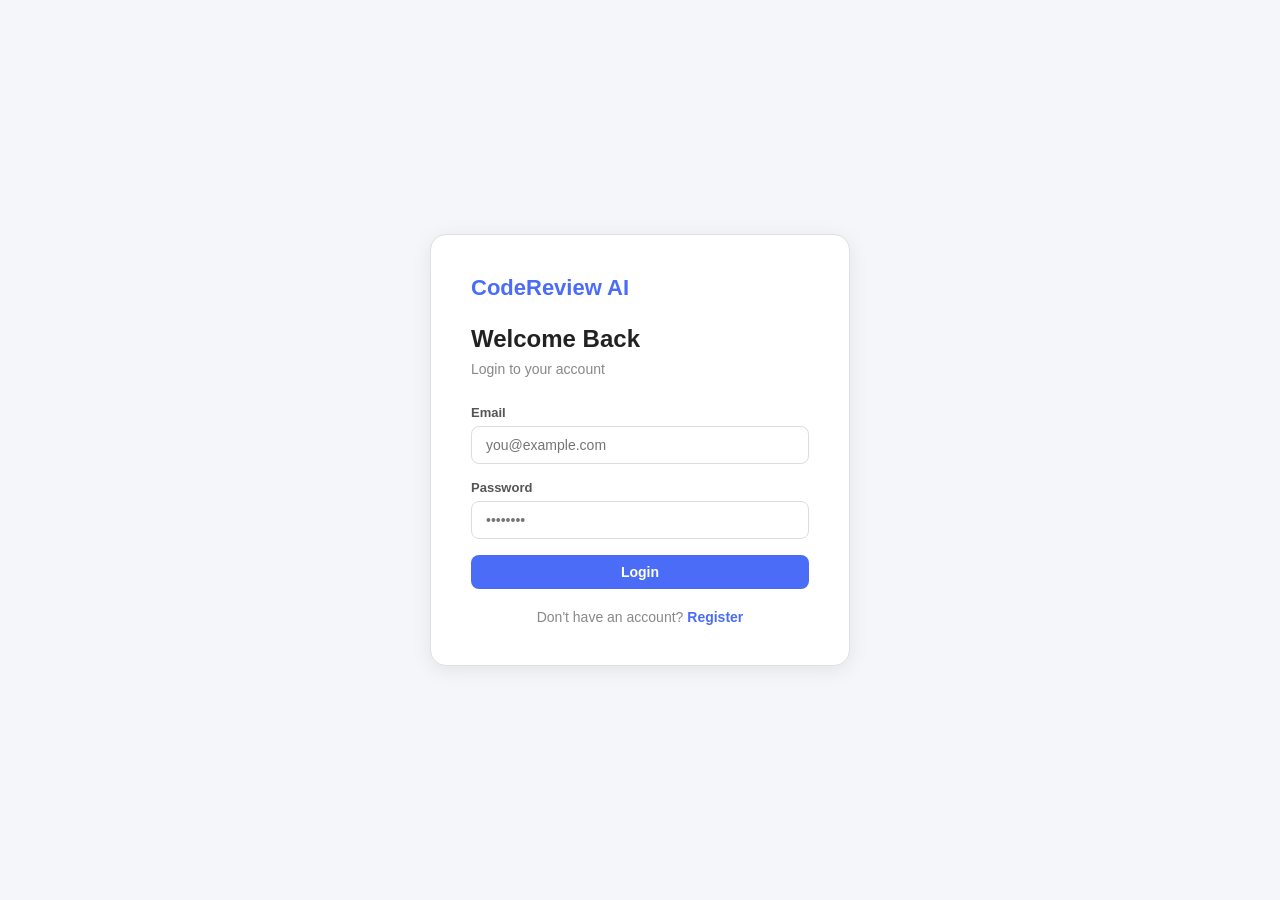
<file: frontend/index.html>
<!DOCTYPE html>
<html lang="en">
<head>
    <meta charset="UTF-8">
    <title>Login — AI Code Review</title>
    <link rel="stylesheet" href="css/style.css">
    <style>
        .auth-container {
            min-height: 100vh;
            display: flex;
            align-items: center;
            justify-content: center;
            background: #f4f6f9;
        }
        .auth-box {
            background: #fff;
            border: 1px solid #e0e0e0;
            border-radius: 16px;
            padding: 40px;
            width: 100%;
            max-width: 420px;
            box-shadow: 0 4px 20px rgba(0,0,0,0.08);
        }
        .auth-box h1 { font-size: 24px; margin-bottom: 8px; color: #222; }
        .auth-box p  { color: #888; font-size: 14px; margin-bottom: 28px; }
        .auth-box .logo { font-size: 22px; font-weight: 800; color: #4a6cf7; margin-bottom: 24px; }
        .auth-footer { text-align: center; margin-top: 20px; font-size: 14px; color: #888; }
        .auth-footer a { color: #4a6cf7; font-weight: 600; }
    </style>
</head>
<body>
    <div class="auth-container">
        <div class="auth-box">
            <div class="logo">CodeReview AI</div>
            <h1>Welcome Back</h1>
            <p>Login to your account</p>

            <div id="alert"></div>

            <div class="form-group">
                <label>Email</label>
                <input type="email" id="email" placeholder="you@example.com">
            </div>
            <div class="form-group">
                <label>Password</label>
                <input type="password" id="password" placeholder="••••••••">
            </div>
            <button class="btn btn-primary" style="width:100%" onclick="login()">Login</button>

            <div class="auth-footer">
                Don't have an account? <a href="register.html">Register</a>
            </div>
        </div>
    </div>
    <script src="js/auth.js"></script>
</body>
</html>
</file>
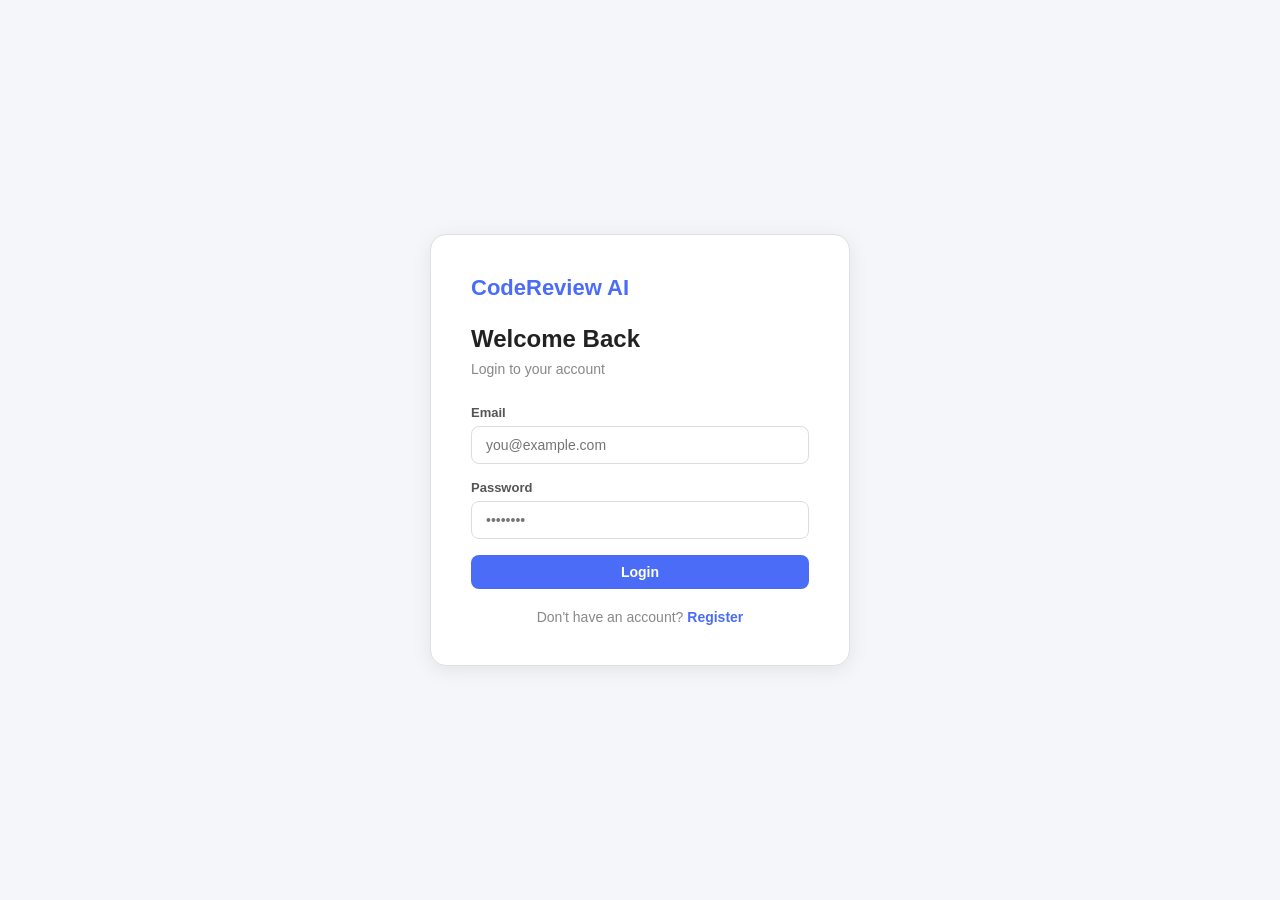
<file: frontend/analytics.html>
<!DOCTYPE html>
<html lang="en">

<head>
    <meta charset="UTF-8">
    <title>Analytics — AI Code Review</title>
    <link rel="stylesheet" href="css/style.css">
    <link rel="stylesheet" href="css/dashboard.css">
    <style>
        .analytics-container {
            max-width: 1200px;
            margin: 30px auto;
            padding: 0 20px;
        }

        .analytics-grid {
            display: grid;
            grid-template-columns: repeat(3, 1fr);
            gap: 16px;
            margin-bottom: 30px;
        }

        .analytics-card {
            background: #fff;
            border: 1px solid #e0e0e0;
            border-radius: 12px;
            padding: 24px;
            text-align: center;
            box-shadow: 0 2px 8px rgba(0, 0, 0, 0.04);
        }

        .analytics-card .number {
            font-size: 40px;
            font-weight: 800;
            color: #4a6cf7;
            margin-bottom: 6px;
        }

        .analytics-card .label {
            font-size: 13px;
            color: #888;
            font-weight: 500;
        }

        .issues-table {
            width: 100%;
            border-collapse: collapse;
            font-size: 14px;
        }

        .issues-table th {
            background: #f4f6f9;
            padding: 12px 16px;
            text-align: left;
            font-weight: 600;
            color: #555;
            border-bottom: 1px solid #e0e0e0;
        }

        .issues-table td {
            padding: 12px 16px;
            border-bottom: 1px solid #f0f0f0;
            color: #333;
        }

        .issues-table tr:hover td {
            background: #f8f9fa;
        }

        .progress-bar {
            background: #f0f0f0;
            border-radius: 20px;
            height: 8px;
            overflow: hidden;
            margin-top: 6px;
        }

        .progress-fill {
            height: 100%;
            background: #4a6cf7;
            border-radius: 20px;
            transition: width 0.5s ease;
        }

        .user-row {
            background: #fff;
            border: 1px solid #e0e0e0;
            border-radius: 10px;
            padding: 16px;
            margin-bottom: 10px;
            display: grid;
            grid-template-columns: 2fr 1fr 1fr 1fr 1fr;
            align-items: center;
            font-size: 14px;
        }

        .user-row .username {
            font-weight: 600;
            color: #222;
        }

        .user-row .role-badge {
            display: inline-block;
            padding: 2px 10px;
            border-radius: 20px;
            font-size: 11px;
            font-weight: 600;
        }

        .role-admin {
            background: #ede9fe;
            color: #6d28d9;
        }

        .role-user {
            background: #dbeafe;
            color: #1e40af;
        }

        .section-title {
            font-size: 18px;
            font-weight: 700;
            color: #222;
            margin-bottom: 16px;
        }
    </style>
</head>

<body>

    <nav class="navbar">
        <div class="logo">CodeReview AI</div>
        <div class="nav-links">
            <a href="dashboard.html">Dashboard</a>
            <a href="analytics.html">Analytics</a>

            <a id="super-panel-link" href="superuser.html" style="display:none;">
                Super Panel
            </a>

            <span id="username-display" onclick="window.location.href='profile.html'"
                style="cursor:pointer; color:#4a6cf7; font-weight:600;" title="View Profile"></span>
            <button class="btn btn-secondary" onclick="logout()">Logout</button>
        </div>
    </nav>

    <div class="analytics-container">

        <div style="margin-bottom:24px;">
            <h1 style="font-size:24px; color:#222;">Analytics & Reports</h1>
            <p style="color:#888; margin-top:4px; font-size:14px;">Overview of your activity and code quality</p>
        </div>

        <!-- Stats Cards -->
        <div class="analytics-grid">
            <div class="analytics-card">
                <div class="number" id="stat-projects">0</div>
                <div class="label">Total Projects</div>
            </div>
            <div class="analytics-card">
                <div class="number" id="stat-files">0</div>
                <div class="label">Files Analyzed</div>
            </div>
            <div class="analytics-card">
                <div class="number" id="stat-reviews">0</div>
                <div class="label">AI Reviews Done</div>
            </div>
            <div class="analytics-card">
                <div class="number" id="stat-commits">0</div>
                <div class="label">Total Commits</div>
            </div>
            <div class="analytics-card">
                <div class="number" id="stat-messages">0</div>
                <div class="label">Chat Messages</div>
            </div>
            <div class="analytics-card">
                <div class="number" id="stat-lines">0</div>
                <div class="label">Lines Analyzed</div>
            </div>
        </div>

        <div style="display:grid; grid-template-columns:1fr 1fr; gap:24px; margin-bottom:30px;">


            <!-- Most Common Issues -->
            <div class="card" style="align-self: flex-start;">
                <div class="section-title">Most Common Issues</div>
                <div id="issues-breakdown">
                    <div class="loader">Loading...</div>
                </div>
            </div>

            <!-- Recent Activity -->
            <div class="card" style="align-self: flex-start;">
                <div class="section-title">Recent Activity</div>
                <div id="recent-activity" style="max-height:400px; overflow-y:auto;">
                    <div class="loader">Loading...</div>
                </div>
            </div>

        </div>

        <!-- Admin Section -->
        <div id="admin-section" style="display:none;">
            <div class="section-title">All Users Activity</div>
            <div
                style="display:grid; grid-template-columns:2fr 1fr 1fr 1fr 1fr; padding:0 16px; margin-bottom:8px; font-size:12px; font-weight:600; color:#888; text-transform:uppercase;">
                <span>User</span>
                <span>Projects</span>
                <span>Files</span>
                <span>Reviews</span>
                <span>Role</span>
            </div>
            <div id="users-list">
                <div class="loader">Loading users...</div>
            </div>
        </div>

    </div>

    <script src="js/auth.js"></script>
    <script src="js/analytics.js"></script>
</body>

</html>
</file>
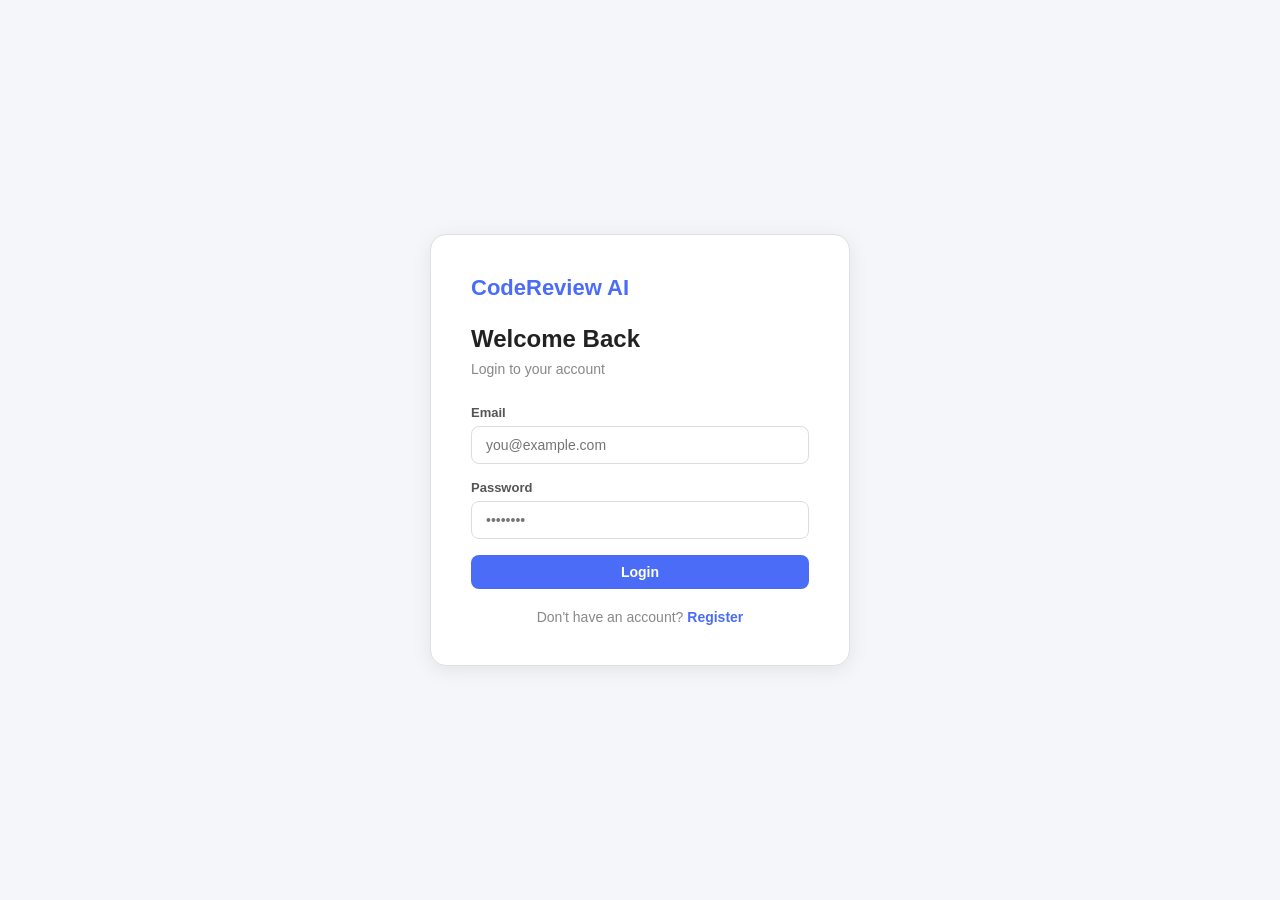
<file: frontend/chatboard.html>
<!DOCTYPE html>
<html lang="en">

<head>
    <meta charset="UTF-8">
    <title>File Chatboard</title>
    <link rel="stylesheet" href="css/style.css">
    <link rel="stylesheet" href="css/dashboard.css">
</head>

<body>

    <nav class="navbar">
        <div class="logo">CodeReview AI</div>
        <div class="nav-links">
            <a href="dashboard.html">Dashboard</a>
            <span id="username-display" onclick="window.location.href='profile.html'"
                style="cursor:pointer; color:#4a6cf7; font-weight:600;" title="View Profile"></span>
            <button class="btn btn-secondary" onclick="logout()">Logout</button>
        </div>
    </nav>

    <div class="dashboard-container" style="max-width:800px; margin:0 auto;">

        <div style="display:flex; align-items:center; gap:12px; margin-bottom:24px; margin-top:16px;">
            <button onclick="history.back()" class="btn btn-secondary">Back</button>
            <h2 style="margin:0; color:#222;">File Chatboard</h2>
        </div>

        <div class="card" style="margin-bottom:16px;">
            <div style="display:flex; justify-content:space-between; align-items:center;">
                <div id="file-info" style="font-size:14px; color:#888;">Loading file info...</div>
                <button onclick="clearChatHistory()"
                    style="background:none; border:none; cursor:pointer; font-size:13px; color:#e74c3c;">Clear</button>
            </div>
        </div>

        <!-- Chat Messages -->
        <div class="card" style="margin-bottom:16px;">
            <div id="chat-messages" style="min-height:300px; max-height:450px; overflow-y:auto; padding:8px;">
                <div id="placeholder-text" style="text-align:center; color:#aaa; font-size:14px; margin-top:120px;">
                    Ask anything about this file...
                </div>
            </div>
        </div>

        <!-- Input -->
        <div class="card">
            <div style="display:flex; gap:8px;">
                <input type="text" id="question-input" placeholder="Ask a question about this file..."
                    style="flex:1; padding:12px; border:1px solid #ddd; border-radius:8px; outline:none; font-size:14px;"
                    onkeydown="if(event.key==='Enter') askQuestion()">
                <button class="btn btn-primary" onclick="askQuestion()" id="ask-btn">Ask</button>
            </div>
        </div>

    </div>

    <script src="js/auth.js"></script>
    <script src="js/chatboard.js"></script>
</body>

</html>
</file>
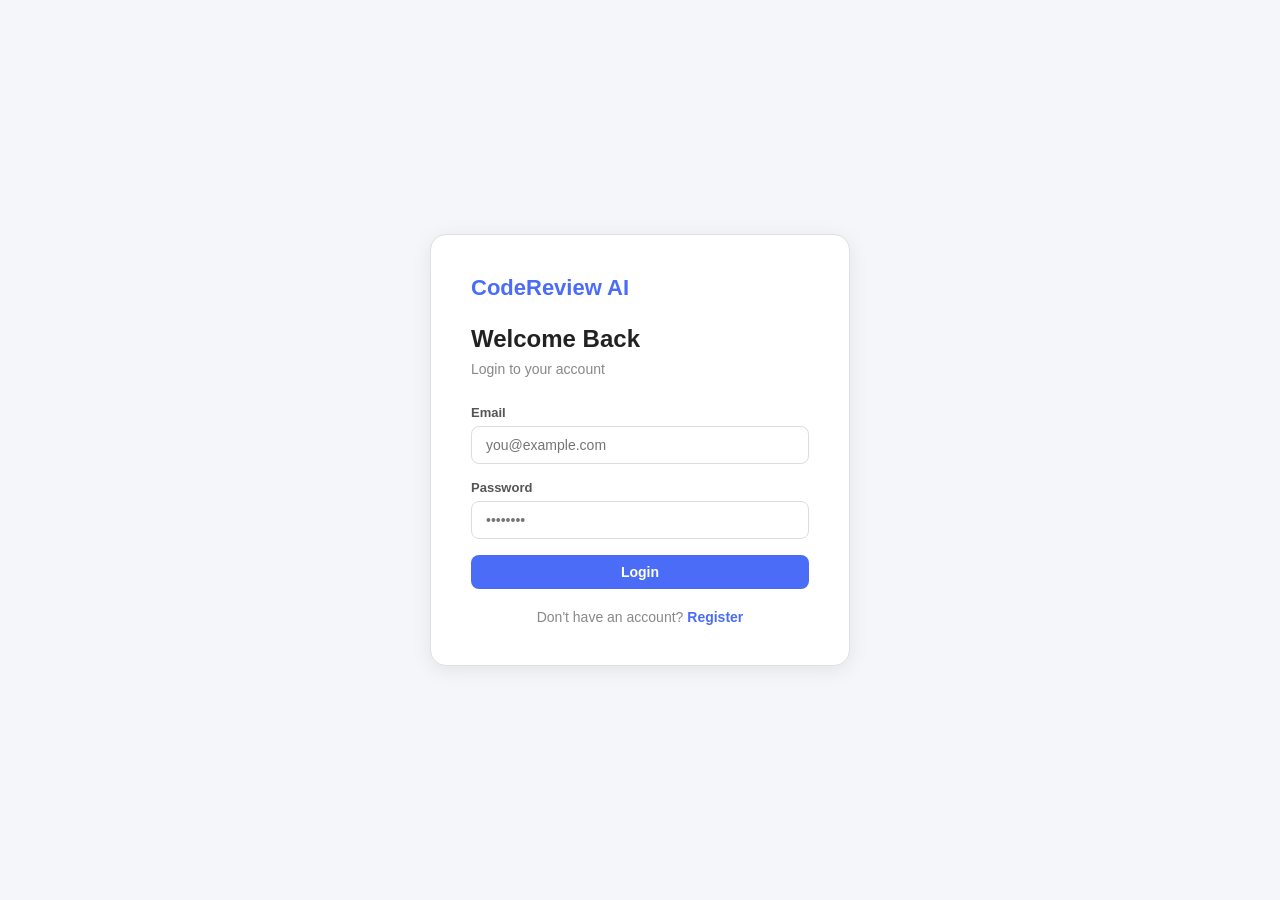
<file: frontend/dashboard.html>
<!DOCTYPE html>
<html lang="en">

<head>
    <meta charset="UTF-8">
    <title>Dashboard</title>
    <link rel="stylesheet" href="css/style.css">
    <link rel="stylesheet" href="css/dashboard.css">
</head>

<body>

    <nav class="navbar">
        <div class="logo">CodeReview AI</div>
        <div class="nav-links">
            <a href="dashboard.html">Dashboard</a>
            <a href="analytics.html">Analytics</a>

            <a id="super-panel-link" href="superuser.html" style="display:none;">
                Super Panel
            </a>

            <span id="username-display" onclick="window.location.href='profile.html'"
                style="cursor:pointer; color:#4a6cf7; font-weight:600;" title="View Profile"></span>
            <div style="position:relative; display:inline-block;">
                <button class="btn btn-secondary" onclick="toggleNotifications()" style="position:relative;">
                    Notifications
                    <span id="notif-count"
                        style="display:none; position:absolute; top:-6px; right:-6px; background:#e74c3c; color:#fff; border-radius:50%; width:18px; height:18px; font-size:11px; line-height:18px; text-align:center;">0</span>
                </button>
                <div id="notif-dropdown"
                    style="display:none; position:absolute; right:0; top:44px; width:320px; background:#fff; border:1px solid #e0e0e0; border-radius:12px; box-shadow:0 4px 20px rgba(0,0,0,0.1); z-index:9999; max-height:400px; overflow-y:auto;">
                    <div
                        style="padding:14px 16px; border-bottom:1px solid #e0e0e0; font-weight:700; font-size:14px; color:#222; display:flex; justify-content:space-between; align-items:center;">
                        <span>Chat Notifications</span>
                        <span onclick="clearNotifications()"
                            style="font-size:12px; color:#4a6cf7; cursor:pointer; font-weight:400;">Clear all</span>
                    </div>
                    <div id="notif-list">
                        <div style="padding:20px; text-align:center; color:#aaa; font-size:13px;">No notifications yet
                        </div>
                    </div>
                </div>
            </div>
            <button class="btn btn-secondary" onclick="logout()">Logout</button>
        </div>
    </nav>

    <div class="dashboard-container">

        <div class="stats-row">
            <div class="stat-card">
                <div class="stat-number" id="total-projects">0</div>
                <div class="stat-label">Total Projects</div>
            </div>
            <div class="stat-card">
                <div class="stat-number" id="total-files">0</div>
                <div class="stat-label">Files Uploaded</div>
            </div>
            <div class="stat-card">
                <div class="stat-number" id="total-reviews">0</div>
                <div class="stat-label">AI Reviews Done</div>
            </div>
            <div class="stat-card">
                <div class="stat-number" id="total-commits">0</div>
                <div class="stat-label">Total Commits</div>
            </div>
        </div>

        <div style="max-width:800px; margin:0 auto;">
            <div class="section-header">
                <h2>My Projects</h2>
                <button class="btn btn-primary" onclick="showModal()">New Project</button>
            </div>
            <div id="projects-list"></div>
        </div>
    </div>
    </div>

    <!-- Modal -->
    <div id="modal-overlay"
        style="display:none; position:fixed; top:0; left:0; width:100vw; height:100vh; background:rgba(0,0,0,0.4); z-index:9999; justify-content:center; align-items:center;">
        <div
            style="background:#fff; border-radius:16px; padding:32px; width:460px; box-shadow:0 8px 32px rgba(0,0,0,0.2);">
            <h3 style="margin-bottom:20px; font-size:18px; color:#222;">Create New Project</h3>
            <div class="form-group">
                <label>Project Name</label>
                <input type="text" id="project-name" placeholder="My Awesome Project">
            </div>
            <div class="form-group">
                <label>Description</label>
                <textarea id="project-desc" rows="3" placeholder="What is this project about?"></textarea>
            </div>
            <div id="modal-alert"></div>
            <div style="display:flex; gap:10px; margin-top:12px;">
                <button class="btn btn-primary" onclick="createProject()">Create Project</button>
                <button class="btn btn-secondary" onclick="hideModal()">Cancel</button>
            </div>
        </div>
    </div>

    <script src="js/auth.js"></script>
    <script src="js/dashboard.js"></script>

</body>

</html>
</file>
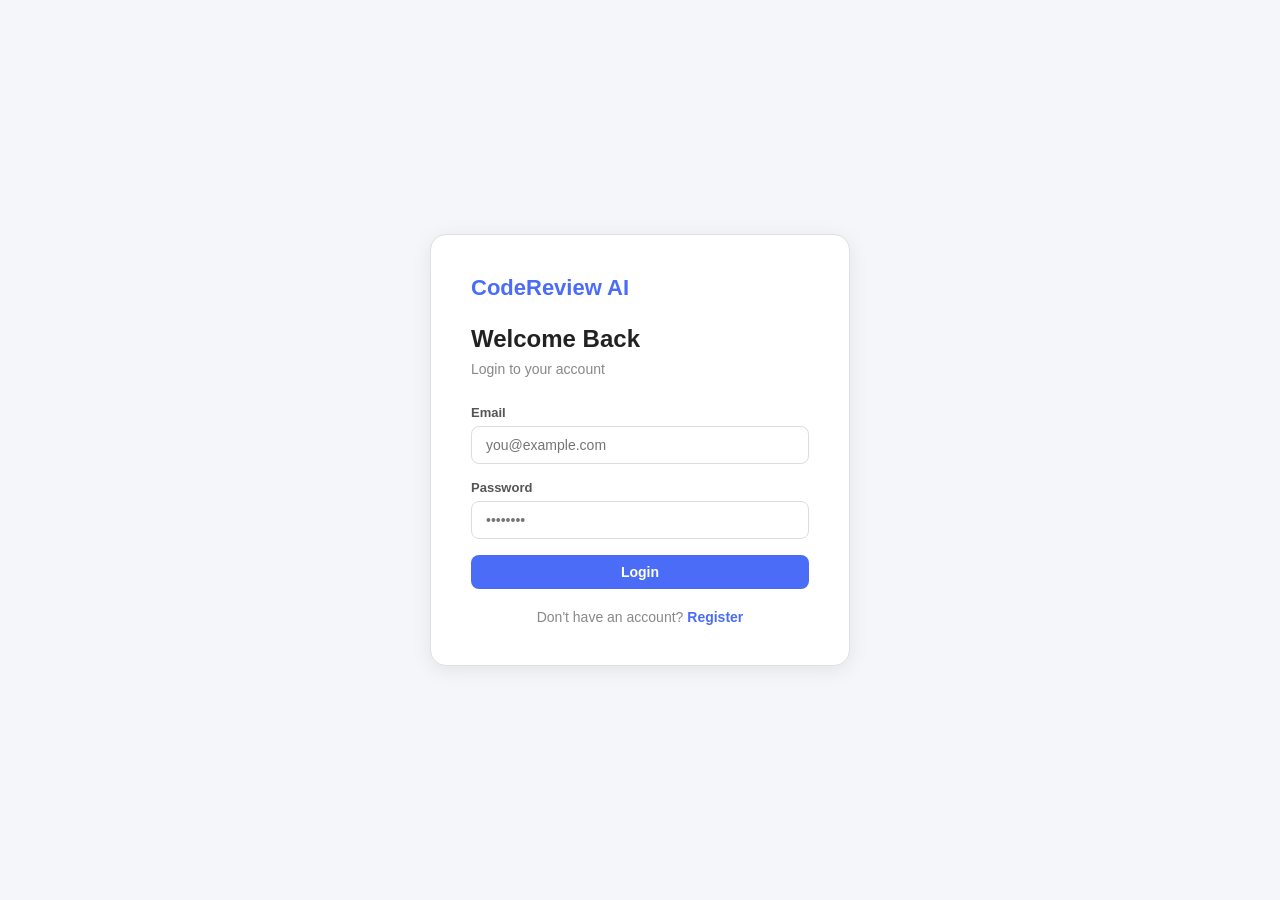
<file: frontend/profile.html>
<!DOCTYPE html>
<html lang="en">

<head>
    <meta charset="UTF-8">
    <title>My Profile — AI Code Review</title>
    <link rel="stylesheet" href="css/style.css">
    <link rel="stylesheet" href="css/dashboard.css">
</head>

<body>

    <nav class="navbar">
        <div class="logo">CodeReview AI</div>
        <div class="nav-links">
            <a href="dashboard.html">Dashboard</a>
            <a href="analytics.html">Analytics</a>
            <span id="username-display"></span>
            <button class="btn btn-secondary" onclick="logout()">Logout</button>
        </div>
    </nav>

    <div class="dashboard-container" style="max-width:700px; margin:0 auto;">

        <h2 style="margin-bottom:24px; color:#222;">My Profile</h2>

        <!-- Profile Info Card -->
        <div class="card" style="margin-bottom:24px;">
            <div style="display:flex; align-items:center; justify-content:space-between; margin-bottom:24px;">
                <div style="display:flex; align-items:center; gap:20px;">
                    <div id="avatar-circle"
                        style="width:70px; height:70px; border-radius:50%; background:#4a6cf7; color:#fff; display:flex; align-items:center; justify-content:center; font-size:28px; font-weight:700; flex-shrink:0;">
                    </div>
                    <div>
                        <div id="profile-username" style="font-size:20px; font-weight:700; color:#222;"></div>
                        <div id="profile-email" style="font-size:14px; color:#888; margin-top:4px;"></div>
                        <div id="profile-role" style="margin-top:6px;"></div>
                    </div>
                </div>
                <button onclick="deleteAccount()"
                    style="background:none; border:1px solid #e74c3c; color:#e74c3c; border-radius:8px; padding:8px 16px; cursor:pointer; font-size:13px; font-weight:600; white-space:nowrap;">
                    Delete Account
                </button>
            </div>

            <!-- Delete Modal Step 1 -->
            <div id="delete-modal"
                style="display:none; position:fixed; top:0; left:0; width:100vw; height:100vh; background:rgba(0,0,0,0.5); z-index:9999; justify-content:center; align-items:center;">
                <div
                    style="background:#fff; border-radius:16px; padding:32px; width:420px; text-align:center; box-shadow:0 10px 40px rgba(0,0,0,0.2);">
                    <h3 style="color:#222; margin-bottom:8px;">Delete Account?</h3>
                    <p style="color:#888; font-size:14px; margin-bottom:24px;">All your projects, files and reviews will
                        be permanently deleted.This cannot be undone!</p>
                    <div style="display:flex; gap:12px; justify-content:center;">
                        <button onclick="showStep2()"
                            style="background:#e74c3c; color:#fff; border:none; border-radius:8px; padding:10px 24px; cursor:pointer; font-size:14px; font-weight:600;">Continue</button>
                        <button onclick="document.getElementById('delete-modal').style.display='none'"
                            style="background:#f0f0f0; color:#333; border:none; border-radius:8px; padding:10px 24px; cursor:pointer; font-size:14px;">Cancel</button>
                    </div>
                </div>
            </div>


            <!-- Stats -->
            <div style="display:flex; gap:16px; flex-wrap:wrap; padding-top:16px; border-top:1px solid #f0f0f0;">
                <div style="text-align:center; flex:1;">
                    <div id="p-projects" style="font-size:22px; font-weight:700; color:#4a6cf7;">0</div>
                    <div style="font-size:12px; color:#888;">Projects</div>
                </div>
                <div style="text-align:center; flex:1;">
                    <div id="p-files" style="font-size:22px; font-weight:700; color:#4a6cf7;">0</div>
                    <div style="font-size:12px; color:#888;">Files</div>
                </div>
                <div style="text-align:center; flex:1;">
                    <div id="p-reviews" style="font-size:22px; font-weight:700; color:#4a6cf7;">0</div>
                    <div style="font-size:12px; color:#888;">Reviews</div>
                </div>
                <div style="text-align:center; flex:1;">
                    <div id="p-commits" style="font-size:22px; font-weight:700; color:#4a6cf7;">0</div>
                    <div style="font-size:12px; color:#888;">Commits</div>
                </div>
            </div>
        </div>   

        <!-- Change Username -->
        <div class="card" style="margin-bottom:24px;">
            <h3 style="margin-bottom:16px;">Update Username</h3>
            <div class="form-group">
                <label>New Username</label>
                <input type="text" id="new-username" placeholder="Enter new username"
                    style="width:100%; padding:10px; border:1px solid #ddd; border-radius:8px; margin-top:6px;">
            </div>
            <div id="username-alert" style="margin:10px 0;"></div>
            <button class="btn btn-primary" onclick="updateUsername()" style="margin-top:8px;">Update Username</button>
        </div>

        <!-- Change Password -->
        <div class="card" style="margin-bottom:24px;">
            <h3 style="margin-bottom:16px;">Change Password</h3>
            <div class="form-group" style="margin-bottom:12px;">
                <label>Current Password</label>
                <input type="password" id="current-password" placeholder="Enter current password"
                    style="width:100%; padding:10px; border:1px solid #ddd; border-radius:8px; margin-top:6px;">
            </div>
            <div class="form-group" style="margin-bottom:12px;">
                <label>New Password</label>
                <input type="password" id="new-password" placeholder="Enter new password"
                    style="width:100%; padding:10px; border:1px solid #ddd; border-radius:8px; margin-top:6px;">
            </div>
            <div class="form-group">
                <label>Confirm New Password</label>
                <input type="password" id="confirm-password" placeholder="Confirm new password"
                    style="width:100%; padding:10px; border:1px solid #ddd; border-radius:8px; margin-top:6px;">
            </div>
            <div id="password-alert" style="margin:10px 0;"></div>
            <button class="btn btn-primary" onclick="changePassword()" style="margin-top:8px;">Change Password</button>
        </div>

    </div>

    <script src="js/auth.js"></script>
    <script src="js/profile.js"></script>
</body>

</html>
</file>
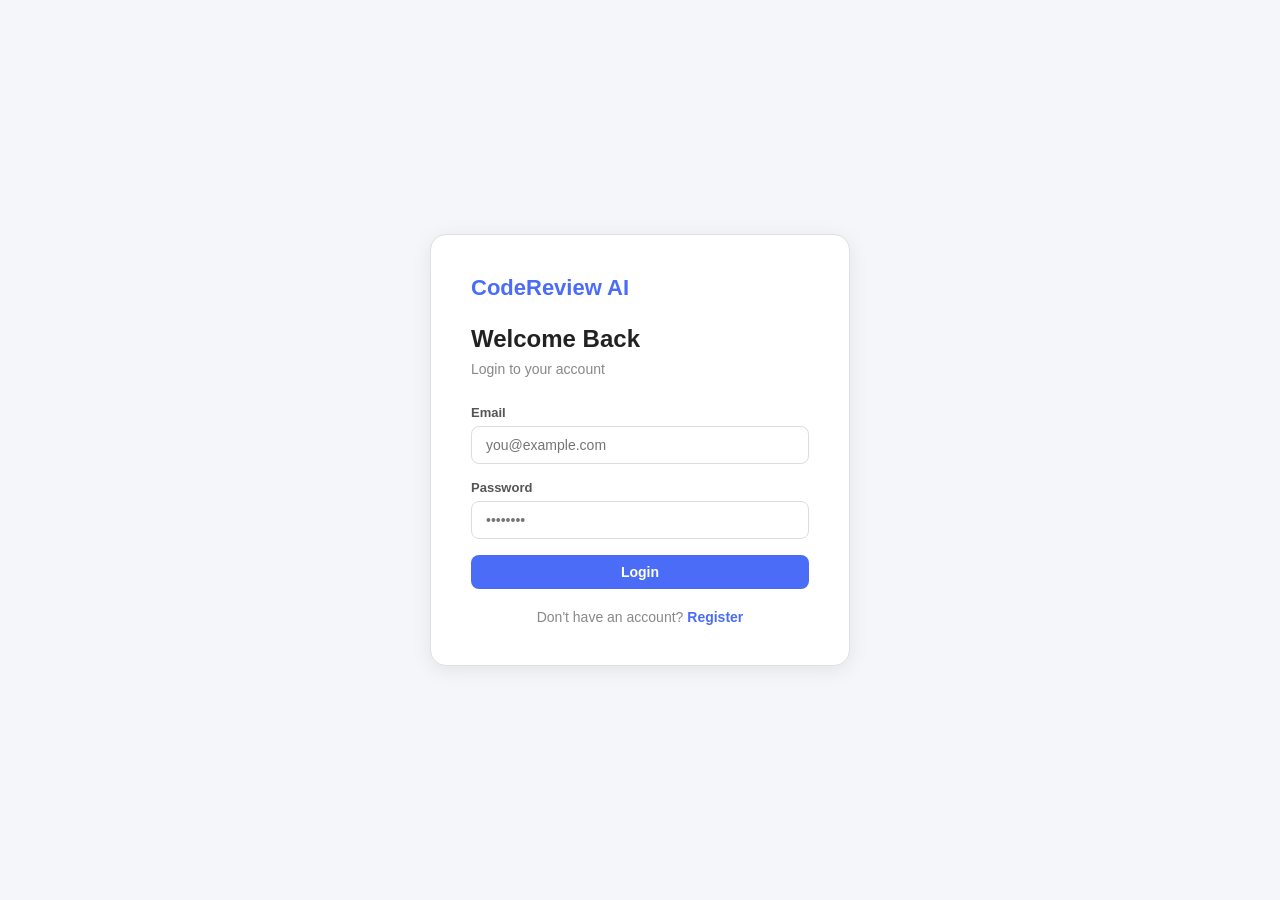
<file: frontend/project.html>
<!DOCTYPE html>
<html lang="en">

<head>
    <meta charset="UTF-8">
    <title>Project — AI Code Review</title>
    <link rel="stylesheet" href="css/style.css">
    <link rel="stylesheet" href="css/dashboard.css">
    <link rel="stylesheet" href="css/review.css">
</head>

<body>

    <nav class="navbar">
        <div class="logo">CodeReview AI</div>
        <div class="nav-links">
            <a href="dashboard.html">Dashboard</a>
            <a href="analytics.html">Analytics</a>
            <span id="username-display" onclick="window.location.href='profile.html'"
                style="cursor:pointer; color:#4a6cf7; font-weight:600;" title="View Profile"></span>
            <button class="btn btn-secondary" onclick="logout()">Logout</button>
        </div>
    </nav>

    <div class="dashboard-container">

        <!-- Project Header -->
        <div class="card" style="margin-bottom:24px;">
            <div style="display:flex; justify-content:space-between; align-items:center;">
                <div>
                    <h1 id="project-name" style="font-size:22px; color:#222;">Loading...</h1>
                    <p id="project-desc" style="color:#888; margin-top:4px; font-size:14px;"></p>
                    <a id="github-link" href="#" target="_blank"
                        style="display:none; margin-top:6px; color:#4a6cf7; font-size:13px; font-weight:600;">View on
                        GitHub</a>
                </div>

                <div style="display:flex; gap:10px; align-items:center;">
                    <button class="btn btn-primary" onclick="showUploadForm()">Upload File</button>
                    <div style="position:relative; display:inline-flex;">
                        <button class="btn btn-secondary" onclick="showCollabModal()"
                            style="border-radius:8px 0 0 8px; border-right:1px solid #ccc;">Add Collaborator</button>
                        <button onclick="toggleCollabDropdown()"
                            style="background:#f0f0f0; border:1px solid #ddd; border-left:none; border-radius:0 8px 8px 0; padding:0 10px; cursor:pointer; font-size:14px; color:#333;">▾</button>
                        <div id="collab-dropdown"
                            style="display:none; position:absolute; top:44px; right:0; background:#fff; border:1px solid #e0e0e0; border-radius:12px; box-shadow:0 4px 20px rgba(0,0,0,0.1); z-index:9999; min-width:260px; padding:12px;">
                            <div
                                style="font-size:13px; font-weight:700; color:#333; margin-bottom:10px; padding-bottom:8px; border-bottom:1px solid #f0f0f0;">
                                Collaborators</div>
                            <div id="collaborators-list">
                                <div style="color:#aaa; font-size:13px;">Loading...</div>
                            </div>
                        </div>
                    </div>
                    <button class="btn btn-secondary" onclick="window.location.href='dashboard.html'">Back</button>
                </div>
            </div>
        </div>

        <!-- Add Collaborator Modal -->
        <div id="collab-modal-overlay"
            style="display:none; position:fixed; top:0; left:0; width:100vw; height:100vh; background:rgba(0,0,0,0.4); z-index:9999; justify-content:center; align-items:center;">
            <div style="background:#fff; border-radius:16px; padding:32px; width:400px;">
                <h3 style="margin-bottom:16px;">Add Collaborator</h3>
                <input type="text" id="collab-username" placeholder="Enter username"
                    style="width:100%; padding:10px; border:1px solid #ddd; border-radius:8px; margin-bottom:12px;">
                <input type="email" id="collab-email" placeholder="Enter email"
                    style="width:100%; padding:10px; border:1px solid #ddd; border-radius:8px; margin-bottom:12px;">
                <select id="collab-role"
                    style="width:100%; padding:10px; border:1px solid #ddd; border-radius:8px; margin-bottom:12px;">
                    <option value="editor">Editor (Read & Write)</option>
                    <option value="viewer">Viewer (Read Only)</option>
                </select>
                <div id="collab-alert"></div>
                <div style="display:flex; gap:10px; margin-top:10px;">
                    <button class="btn btn-primary" onclick="addCollaborator()">Add</button>
                    <button class="btn btn-secondary" onclick="hideCollabModal()">Cancel</button>
                </div>
            </div>
        </div>

        <!-- Upload Form -->
        <div class="card" id="upload-form" style="display:none; margin-bottom:24px;">
            <h3 style="margin-bottom:16px;">Upload Code File</h3>
            <div class="form-group">
                <label>Select File (py, js, java, cpp, c, ts, html, css, go, rb, php, cs)</label>
                <input type="file" id="file-input" accept=".py,.js,.java,.cpp,.c,.ts,.html,.css,.go,.rb,.php,.cs">
            </div>
            <div style="display:flex; gap:10px;">
                <button class="btn btn-primary" onclick="uploadFile()">Upload</button>
                <button class="btn btn-secondary" onclick="hideUploadForm()">Cancel</button>
            </div>
            <div id="upload-alert" style="margin-top:12px;"></div>
        </div>

        <div class="main-grid">

            <!-- Files Section -->
            <div class="section">
                <div class="section-header">
                    <h2>Files</h2>
                </div>
                <div id="files-list">
                    <div class="loader">
                        <div class="spinner"></div>
                        Loading files...
                    </div>
                </div>
            </div>

            <!-- Chat Section -->
            <div class="section">
                <div class="section-header" style="display:flex; justify-content:space-between; align-items:center;">
                    <h2 style="margin:0;">Live Chat</h2>
                    <a href="#" onclick="clearChat(); return false;"
                        style="font-size:14px; text-decoration:none; color:#4a6cf7;">Clear all</a>
                </div>
                <div class="card" style="display:flex; flex-direction:column; height:450px;">

                    <!-- Pinned Messages -->
                    <div id="pinned-messages"
                        style="display:none; background:#fff8e1; border:1px solid #ffe082; border-radius:8px; padding:8px 12px; margin-bottom:8px;">
                        <div style="font-size:11px; font-weight:700; color:#f9a825; margin-bottom:6px;">📌 Pinned
                            Messages</div>
                        <div id="pinned-list"></div>
                    </div>

                    <div id="chat-messages" style="flex:1; overflow-y:auto; margin-bottom:12px; padding:4px;"></div>
                    <div style="display:flex; gap:8px;">
                        <input type="text" id="chat-input" placeholder="Type a message..."
                            style="flex:1; padding:10px; border:1px solid #ddd; border-radius:8px; outline:none;">
                        <button class="btn btn-primary" onclick="sendMessage()">Send</button>
                    </div>
                </div>
            </div>

        </div>

        <!-- Commit History -->
        <div style="margin-top:24px;">
            <div class="section-header">
                <h2>Commit History</h2>
            </div>
            <div id="commit-history">
                <div class="empty-state">Select a file to see commit history.</div>
            </div>
        </div>

    </div>

    <script src="js/auth.js"></script>
    <script src="js/socket.js"></script>
    <script src="js/project.js"></script>
</body>

</html>
</file>
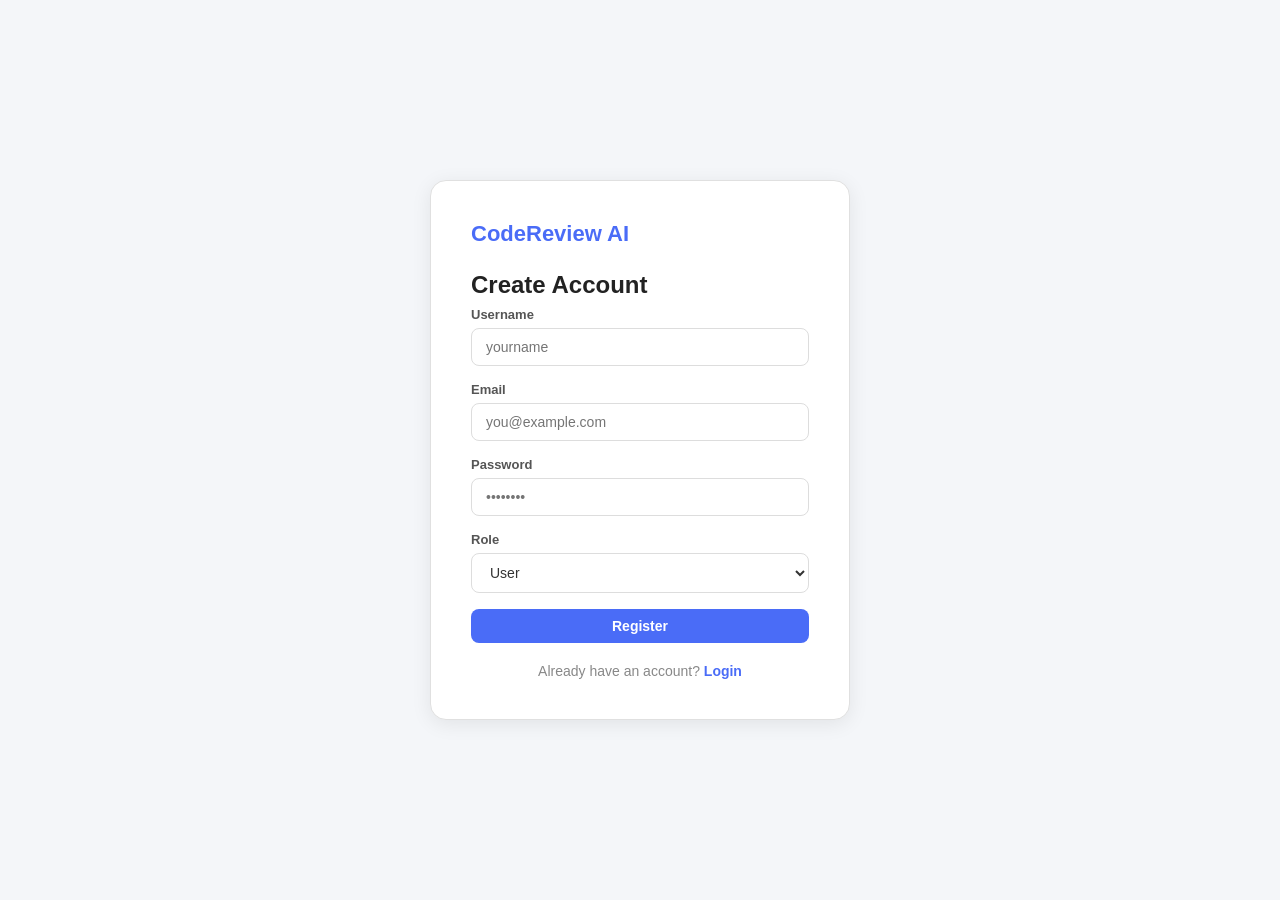
<file: frontend/register.html>
<!DOCTYPE html>
<html lang="en">
<head>
    <meta charset="UTF-8">
    <title>Register — AI Code Review</title>
    <link rel="stylesheet" href="css/style.css">
    <style>
        .auth-container {
            min-height: 100vh;
            display: flex;
            align-items: center;
            justify-content: center;
            background: #f4f6f9;
        }
        .auth-box {
            background: #fff;
            border: 1px solid #e0e0e0;
            border-radius: 16px;
            padding: 40px;
            width: 100%;
            max-width: 420px;
            box-shadow: 0 4px 20px rgba(0,0,0,0.08);
        }
        .auth-box h1 { font-size: 24px; margin-bottom: 8px; color: #222; }
        .auth-box p  { color: #888; font-size: 14px; margin-bottom: 28px; }
        .auth-box .logo { font-size: 22px; font-weight: 800; color: #4a6cf7; margin-bottom: 24px; }
        .auth-footer { text-align: center; margin-top: 20px; font-size: 14px; color: #888; }
        .auth-footer a { color: #4a6cf7; font-weight: 600; }
    </style>
</head>
<body>
    <div class="auth-container">
        <div class="auth-box">
            <div class="logo">CodeReview AI</div>
            <h1>Create Account</h1>

            <div id="alert"></div>

            <div class="form-group">
                <label>Username</label>
                <input type="text" id="username" placeholder="yourname">
            </div>
            <div class="form-group">
                <label>Email</label>
                <input type="email" id="email" placeholder="you@example.com">
            </div>
            <div class="form-group">
                <label>Password</label>
                <input type="password" id="password" placeholder="••••••••">
            </div>
            <div class="form-group">
                <label>Role</label>
                <select id="role">
                    <option value="user">User</option>
                    <option value="admin">Admin</option>
                    <option value="superuser">Super User</option>
                </select>
            </div>
            <button class="btn btn-primary" style="width:100%" onclick="register()">Register</button>

            <div class="auth-footer">
                Already have an account? <a href="index.html">Login</a>
            </div>
        </div>
    </div>
    <script src="js/auth.js"></script>
</body>
</html>
</file>
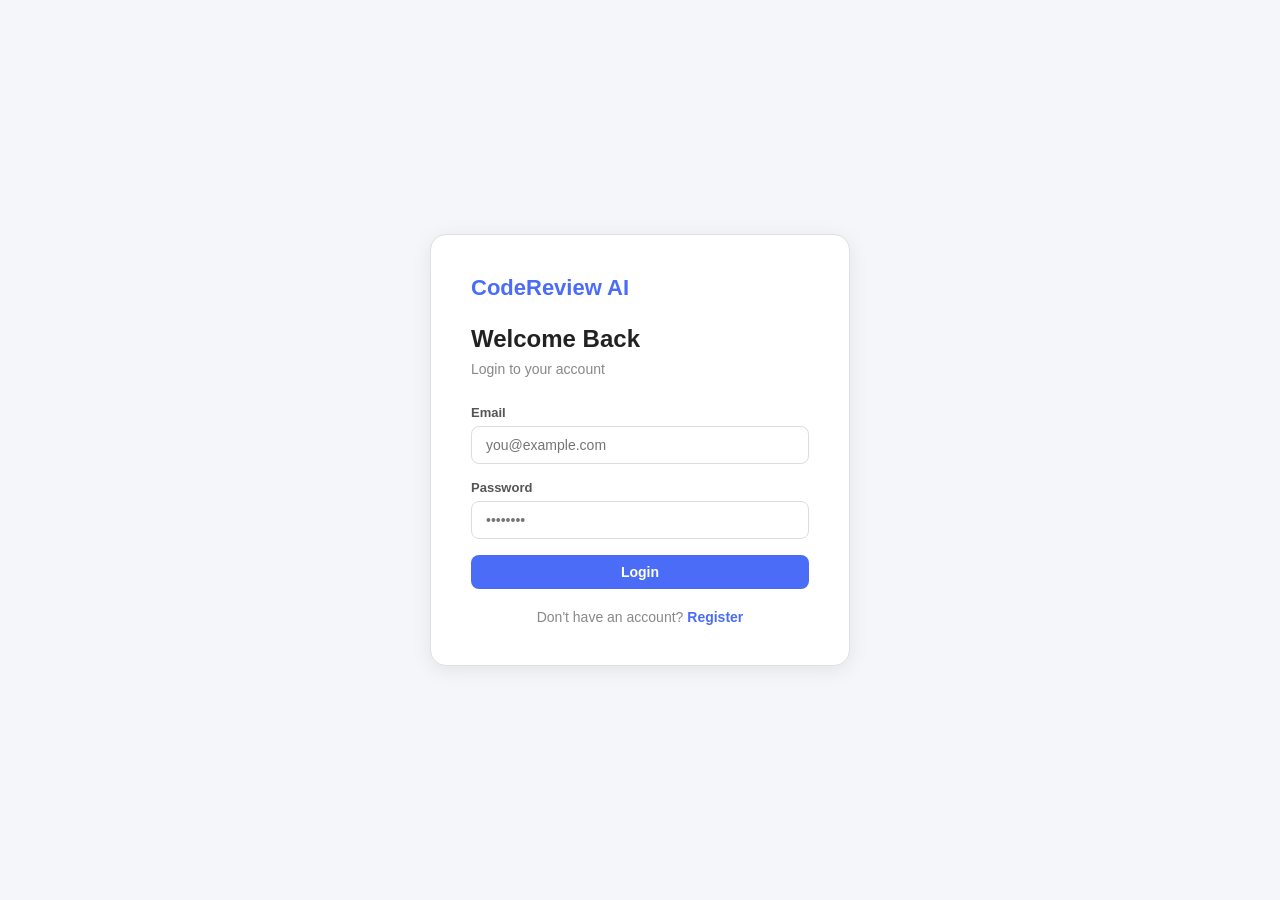
<file: frontend/review.html>
<!DOCTYPE html>
<html lang="en">

<head>
    <meta charset="UTF-8">
    <title>AI Review — AI Code Review</title>
    <link rel="stylesheet" href="css/style.css">
    <link rel="stylesheet" href="css/review.css">
</head>

<body>

    <nav class="navbar">
        <div class="logo">CodeReview AI</div>
        <div class="nav-links">
            <a href="dashboard.html">Dashboard</a>
            <button class="btn btn-secondary" onclick="goBack()">Back to Project</button>
            <button class="btn btn-secondary" onclick="logout()">Logout</button>
        </div>
    </nav>

    <div class="review-container">

        <div class="review-header card">
            <h1 id="review-title">AI Code Review</h1>
            <p id="review-subtitle" style="color:#888; margin-top:6px;">Click Run Review to analyze your code</p>
            <button class="btn btn-primary" style="margin-top:16px;" onclick="runReview()">Run AI Review</button>
        </div>

        <!-- Loading -->
        <div id="review-loading" style="display:none; margin-top:20px;">
            <div class="card" style="text-align:center; padding:40px;">
                <div class="spinner" style="margin:0 auto 16px;"></div>
                <p style="color:#888;">AI is analyzing your code. Please wait...</p>
            </div>
        </div>

        <!-- Review Result -->
        <div id="review-result" style="margin-top:20px; display:none;">

            <!-- Score -->
            <div class="card" style="margin-bottom:16px; text-align:center;">
                <div style="font-size:48px; font-weight:800; color:#4a6cf7;" id="review-score">0</div>
                <div style="color:#888; font-size:14px;">Code Quality Score / 100</div>
                <div id="review-summary" style="margin-top:12px; color:#555; font-size:14px;"></div>
            </div>

            <!-- Issues -->
            <div class="card" style="margin-bottom:16px;">
                <h3 style="margin-bottom:16px; color:#e74c3c;">Issues Found</h3>
                <div id="issues-list"></div>
            </div>

            <!-- Suggestions -->
            <div class="card" style="margin-bottom:16px;">
                <h3 style="margin-bottom:16px; color:#27ae60;">Suggestions</h3>
                <div id="suggestions-list"></div>
            </div>

            <!-- Documentation -->
            <div class="card">
                <h3 style="margin-bottom:16px; color:#4a6cf7;">Generated Documentation</h3>
                <pre id="documentation"
                    style="background:#f8f9fa; padding:16px; border-radius:8px; font-size:13px; white-space:pre-wrap; border:1px solid #e0e0e0;"></pre>
            </div>

        </div>

        <!-- Code Content -->
        <div class="card" style="margin-top:20px;">
            <h3 style="margin-bottom:12px;">File Content</h3>
            <pre id="code-content" style="background:#f8f9fa;padding:16px;border-radius:8px;font-size:13px;border:1px solid #e0e0e0;height:500px;
             overflow:auto;white-space:pre;">Loading file...</pre>
        </div>


        <!-- Comments -->
        <div class="card" style="margin-top:20px;">
            <h3 style="margin-bottom:16px;">Comments</h3>
            <div id="comments-list" style="margin-bottom:16px;"></div>
            <div style="display:flex; gap:8px;">
                <input type="text" id="comment-input" placeholder="Add a comment..."
                    style="flex:1; padding:10px; border:1px solid #ddd; border-radius:8px; outline:none;">
                <input type="number" id="line-number" placeholder="Line #"
                    style="width:80px; padding:10px; border:1px solid #ddd; border-radius:8px; outline:none;">
                <button class="btn btn-primary" onclick="addComment()">Comment</button>
            </div>
        </div>

    </div>

    <script src="js/auth.js"></script>
    <script src="js/review.js"></script>
</body>

</html>
</file>
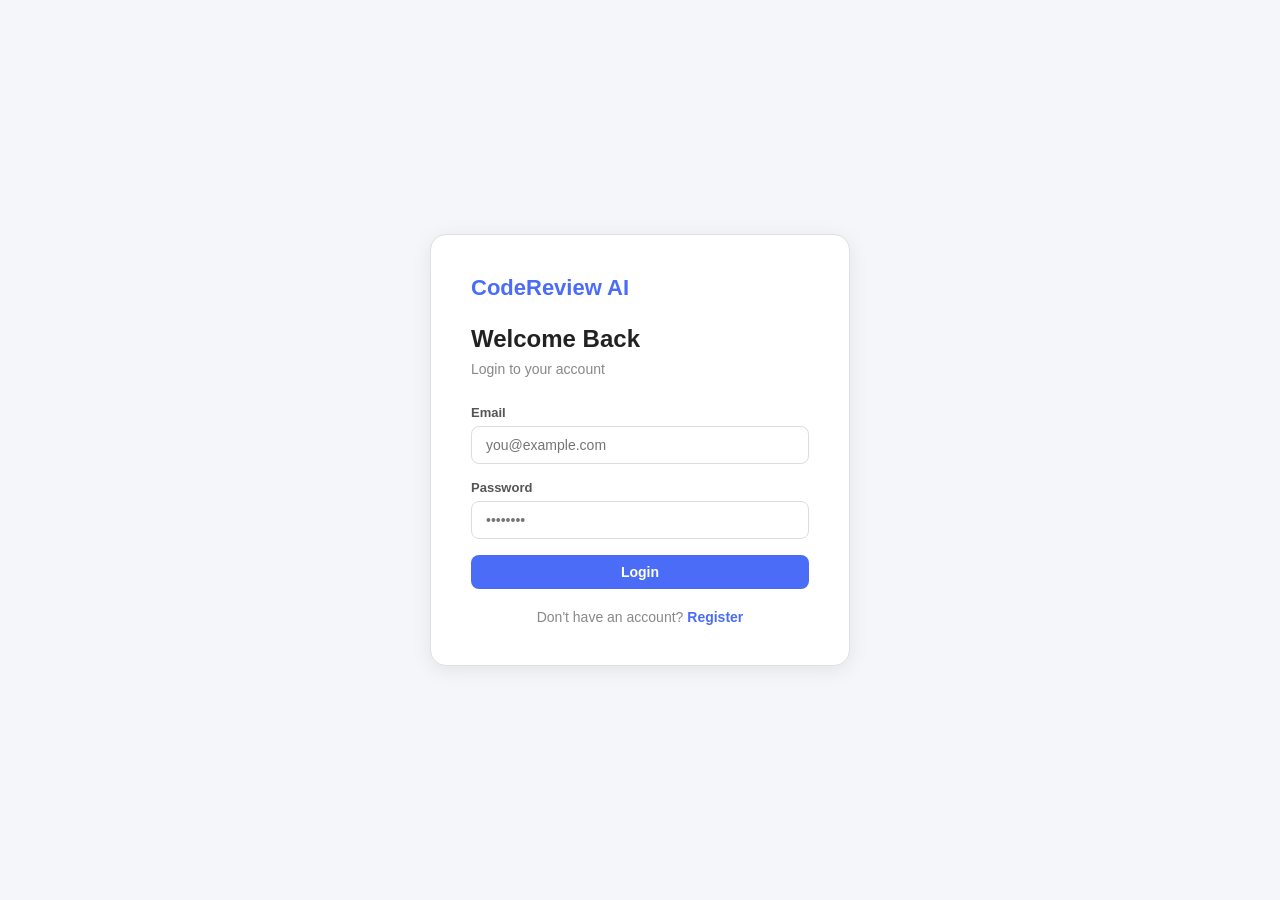
<file: frontend/superuser.html>
<!DOCTYPE html>
<html lang="en">
<head>
    <meta charset="UTF-8">
    <title>Super User Panel</title>
    <link rel="stylesheet" href="css/style.css">
    <link rel="stylesheet" href="css/dashboard.css">
</head>
<body>

<nav class="navbar">
    <div class="logo">CodeReview AI</div>
    <div class="nav-links">
        <a href="dashboard.html">Dashboard</a>
        <a href="analytics.html">Analytics</a>
        <span id="username-display" onclick="window.location.href='profile.html'"
                style="cursor:pointer; color:#4a6cf7; font-weight:600;" title="View Profile"></span>
        <button class="btn btn-secondary" onclick="logout()">Logout</button>
    </div>
</nav>

<div class="dashboard-container">

    <h2 style="margin-bottom:24px; color:#222;">Super User Panel</h2>

    <!-- System Stats -->
    <div class="stats-row" style="margin-bottom:32px;">
        <div class="stat-card">
            <div class="stat-number" id="total-users">0</div>
            <div class="stat-label">Total Users</div>
        </div>
        <div class="stat-card">
            <div class="stat-number" id="total-projects">0</div>
            <div class="stat-label">Total Projects</div>
        </div>
        <div class="stat-card">
            <div class="stat-number" id="total-files">0</div>
            <div class="stat-label">Total Files</div>
        </div>
        <div class="stat-card">
            <div class="stat-number" id="total-reviews">0</div>
            <div class="stat-label">Total Reviews</div>
        </div>
    </div>

    <!-- Users Management -->
    <div class="card" style="margin-bottom:24px;">
        <h3 style="margin-bottom:16px;">Manage Users</h3>
        <div id="users-table"></div>
    </div>

    <!-- All Projects -->
    <div class="card">
        <h3 style="margin-bottom:16px;">All Projects</h3>
        <div id="projects-table"></div>
    </div>

</div>

<script src="js/auth.js"></script>
<script src="js/superuser.js"></script>
</body>
</html>
</file>
<file: frontend/css/style.css>
* {
    margin: 0;
    padding: 0;
    box-sizing: border-box;
}

body {
    font-family: 'Segoe UI', Tahoma, Geneva, Verdana, sans-serif;
    background: #f4f6f9;
    color: #333;
    min-height: 100vh;
}

a {
    text-decoration: none;
    color: inherit;
}

/* Navbar */
.navbar {
    background: #fff;
    padding: 15px 30px;
    display: flex;
    justify-content: space-between;
    align-items: center;
    border-bottom: 1px solid #e0e0e0;
    position: sticky;
    top: 0;
    z-index: 100;
    box-shadow: 0 2px 4px rgba(0,0,0,0.05);
}

.navbar .logo {
    font-size: 20px;
    font-weight: 700;
    color: #4a6cf7;
}

.navbar .nav-links {
    display: flex;
    gap: 20px;
    align-items: center;
}

.navbar .nav-links a {
    color: #666;
    font-size: 14px;
    transition: color 0.2s;
}

.navbar .nav-links a:hover {
    color: #4a6cf7;
}

/* Buttons */
.btn {
    padding: 9px 22px;
    border-radius: 8px;
    border: none;
    cursor: pointer;
    font-size: 14px;
    font-weight: 600;
    transition: all 0.2s;
}

.btn-primary {
    background: #4a6cf7;
    color: #fff;
}

.btn-primary:hover {
    background: #3a5ce0;
}

.btn-secondary {
    background: #f0f0f0;
    color: #333;
    border: 1px solid #ddd;
}

.btn-secondary:hover {
    background: #e0e0e0;
}

.btn-danger {
    background: #e74c3c;
    color: #fff;
}

.btn-danger:hover {
    background: #c0392b;
}

.btn-success {
    background: #27ae60;
    color: #fff;
}

.btn-success:hover {
    background: #219a52;
}

/* Cards */
.card {
    background: #fff;
    border-radius: 12px;
    padding: 20px;
    border: 1px solid #e0e0e0;
    box-shadow: 0 2px 8px rgba(0,0,0,0.04);
}

/* Forms */
.form-group {
    margin-bottom: 16px;
}

.form-group label {
    display: block;
    margin-bottom: 6px;
    color: #555;
    font-size: 13px;
    font-weight: 600;
}

.form-group input,
.form-group select,
.form-group textarea {
    width: 100%;
    padding: 10px 14px;
    background: #fff;
    border: 1px solid #ddd;
    border-radius: 8px;
    color: #333;
    font-size: 14px;
    outline: none;
    transition: border 0.2s;
}

.form-group input:focus,
.form-group select:focus,
.form-group textarea:focus {
    border-color: #4a6cf7;
    box-shadow: 0 0 0 3px rgba(74,108,247,0.1);
}

/* Alerts */
.alert {
    padding: 12px 16px;
    border-radius: 8px;
    margin-bottom: 16px;
    font-size: 14px;
}

.alert-error {
    background: #fdf0f0;
    border: 1px solid #e74c3c;
    color: #c0392b;
}

.alert-success {
    background: #f0fdf4;
    border: 1px solid #27ae60;
    color: #1e8449;
}

/* Badge */
.badge {
    padding: 3px 10px;
    border-radius: 20px;
    font-size: 11px;
    font-weight: 600;
}

.badge-purple { background: #ede9fe; color: #6d28d9; }
.badge-green  { background: #d1fae5; color: #065f46; }
.badge-red    { background: #fee2e2; color: #991b1b; }
.badge-blue   { background: #dbeafe; color: #1e40af; }

/* Loader */
.loader {
    text-align: center;
    padding: 40px;
    color: #999;
}

.spinner {
    width: 36px;
    height: 36px;
    border: 3px solid #e0e0e0;
    border-top-color: #4a6cf7;
    border-radius: 50%;
    animation: spin 0.8s linear infinite;
    margin: 0 auto 12px;
}

@keyframes spin {
    to { transform: rotate(360deg); }
}

/* Scrollbar */
::-webkit-scrollbar { width: 6px; }
::-webkit-scrollbar-track { background: #f4f6f9; }
::-webkit-scrollbar-thumb { background: #ddd; border-radius: 3px; }
</file>
<file: frontend/css/dashboard.css>
.dashboard-container {
    max-width: 1200px;
    margin: 30px auto;
    padding: 0 20px;
}

/* Stats Row */
.stats-row {
    display: grid;
    grid-template-columns: repeat(4, 1fr);
    gap: 16px;
    margin-bottom: 30px;
}

.stat-card {
    background: #fff;
    border: 1px solid #e0e0e0;
    border-radius: 12px;
    padding: 24px;
    text-align: center;
    box-shadow: 0 2px 8px rgba(0,0,0,0.04);
}

.stat-number {
    font-size: 36px;
    font-weight: 700;
    color: #4a6cf7;
    margin-bottom: 6px;
}

.stat-label {
    font-size: 13px;
    color: #888;
    font-weight: 500;
}

/* Main Grid */
.main-grid {
    display: grid;
    grid-template-columns: 2fr 1fr;
    gap: 24px;
}

.section-header {
    display: flex;
    justify-content: space-between;
    align-items: center;
    margin-bottom: 16px;
}

.section-header h2 {
    font-size: 18px;
    color: #222;
    font-weight: 700;
}

/* Project Card */
.project-card {
    background: #fff;
    border: 1px solid #e0e0e0;
    border-radius: 12px;
    padding: 20px;
    margin-bottom: 12px;
    cursor: pointer;
    transition: all 0.2s;
    box-shadow: 0 2px 8px rgba(0,0,0,0.04);
}

.project-card:hover {
    border-color: #4a6cf7;
    box-shadow: 0 4px 16px rgba(74,108,247,0.1);
}

.project-card h3 {
    font-size: 16px;
    color: #222;
    margin-bottom: 6px;
}

.project-card p {
    font-size: 13px;
    color: #888;
    margin-bottom: 12px;
}

.project-meta {
    display: flex;
    justify-content: space-between;
    align-items: center;
    font-size: 12px;
    color: #aaa;
}

/* Activity Feed */
.activity-item {
    background: #fff;
    border: 1px solid #e0e0e0;
    border-radius: 10px;
    padding: 14px 16px;
    margin-bottom: 10px;
    font-size: 13px;
}

.activity-item .activity-user {
    font-weight: 600;
    color: #4a6cf7;
}

.activity-item .activity-action {
    color: #555;
}

.activity-item .activity-time {
    color: #aaa;
    font-size: 11px;
    margin-top: 4px;
}

.empty-state {
    text-align: center;
    padding: 40px 20px;
    color: #aaa;
    font-size: 14px;
}

.project-card {
    position: relative;
}

.delete-btn {
    position: absolute;
    top: 12px;
    right: 12px;

    padding: 5px 10px;
    font-size: 12px;

    border: none;
    border-radius: 6px;

    background: #e74c3c;
    color: white;

    cursor: pointer;
    transition: 0.2s;
}

.delete-btn:hover {
    opacity: 0.9;
}
</file>
<file: frontend/css/review.css>
.review-container {
    max-width: 900px;
    margin: 30px auto;
    padding: 0 20px;
}

.review-header {
    padding: 24px;
}

.review-header h1 {
    font-size: 22px;
    color: #222;
}

.issue-item {
    background: #fff8f8;
    border: 1px solid #fcc;
    border-radius: 8px;
    padding: 12px 16px;
    margin-bottom: 10px;
    font-size: 13px;
}

.issue-item .issue-type {
    font-weight: 700;
    color: #e74c3c;
    text-transform: uppercase;
    font-size: 11px;
    margin-bottom: 4px;
}

.issue-item .issue-line {
    color: #aaa;
    font-size: 11px;
}

.suggestion-item {
    background: #f0fdf4;
    border: 1px solid #bbf7d0;
    border-radius: 8px;
    padding: 12px 16px;
    margin-bottom: 10px;
    font-size: 13px;
}

.suggestion-item .suggestion-type {
    font-weight: 700;
    color: #27ae60;
    text-transform: uppercase;
    font-size: 11px;
    margin-bottom: 4px;
}

.chat-message {
    padding: 8px 0;
    border-bottom: 1px solid #f0f0f0;
    font-size: 13px;
}

.chat-user {
    font-weight: 700;
    color: #4a6cf7;
}

.chat-text {
    color: #333;
}

.chat-time {
    font-size: 11px;
    color: #aaa;
    margin-top: 2px;
}

.comment-item {
    background: #f8f9fa;
    border: 1px solid #e0e0e0;
    border-radius: 8px;
    padding: 12px;
    margin-bottom: 8px;
    font-size: 13px;
}

.comment-user {
    font-weight: 700;
    color: #4a6cf7;
    margin-bottom: 4px;
}

.comment-line {
    font-size: 11px;
    color: #aaa;
}
</file>
